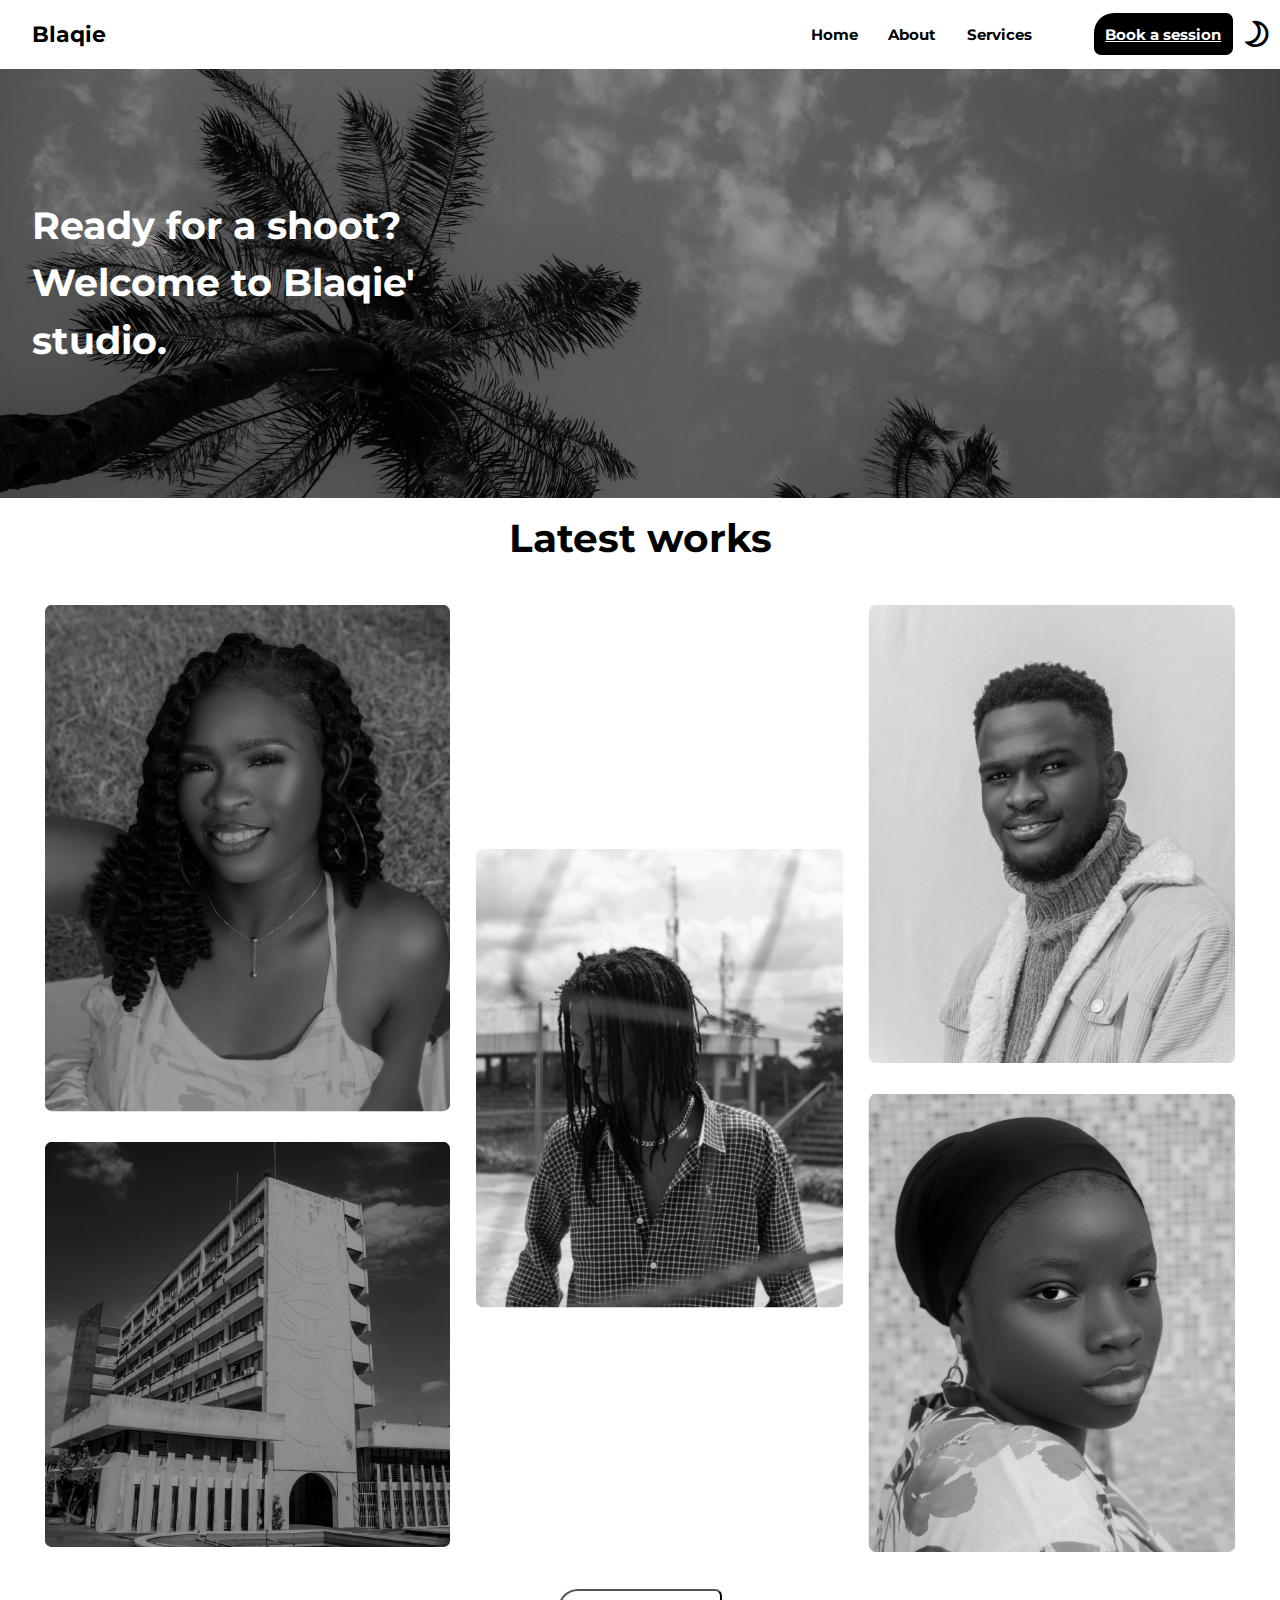
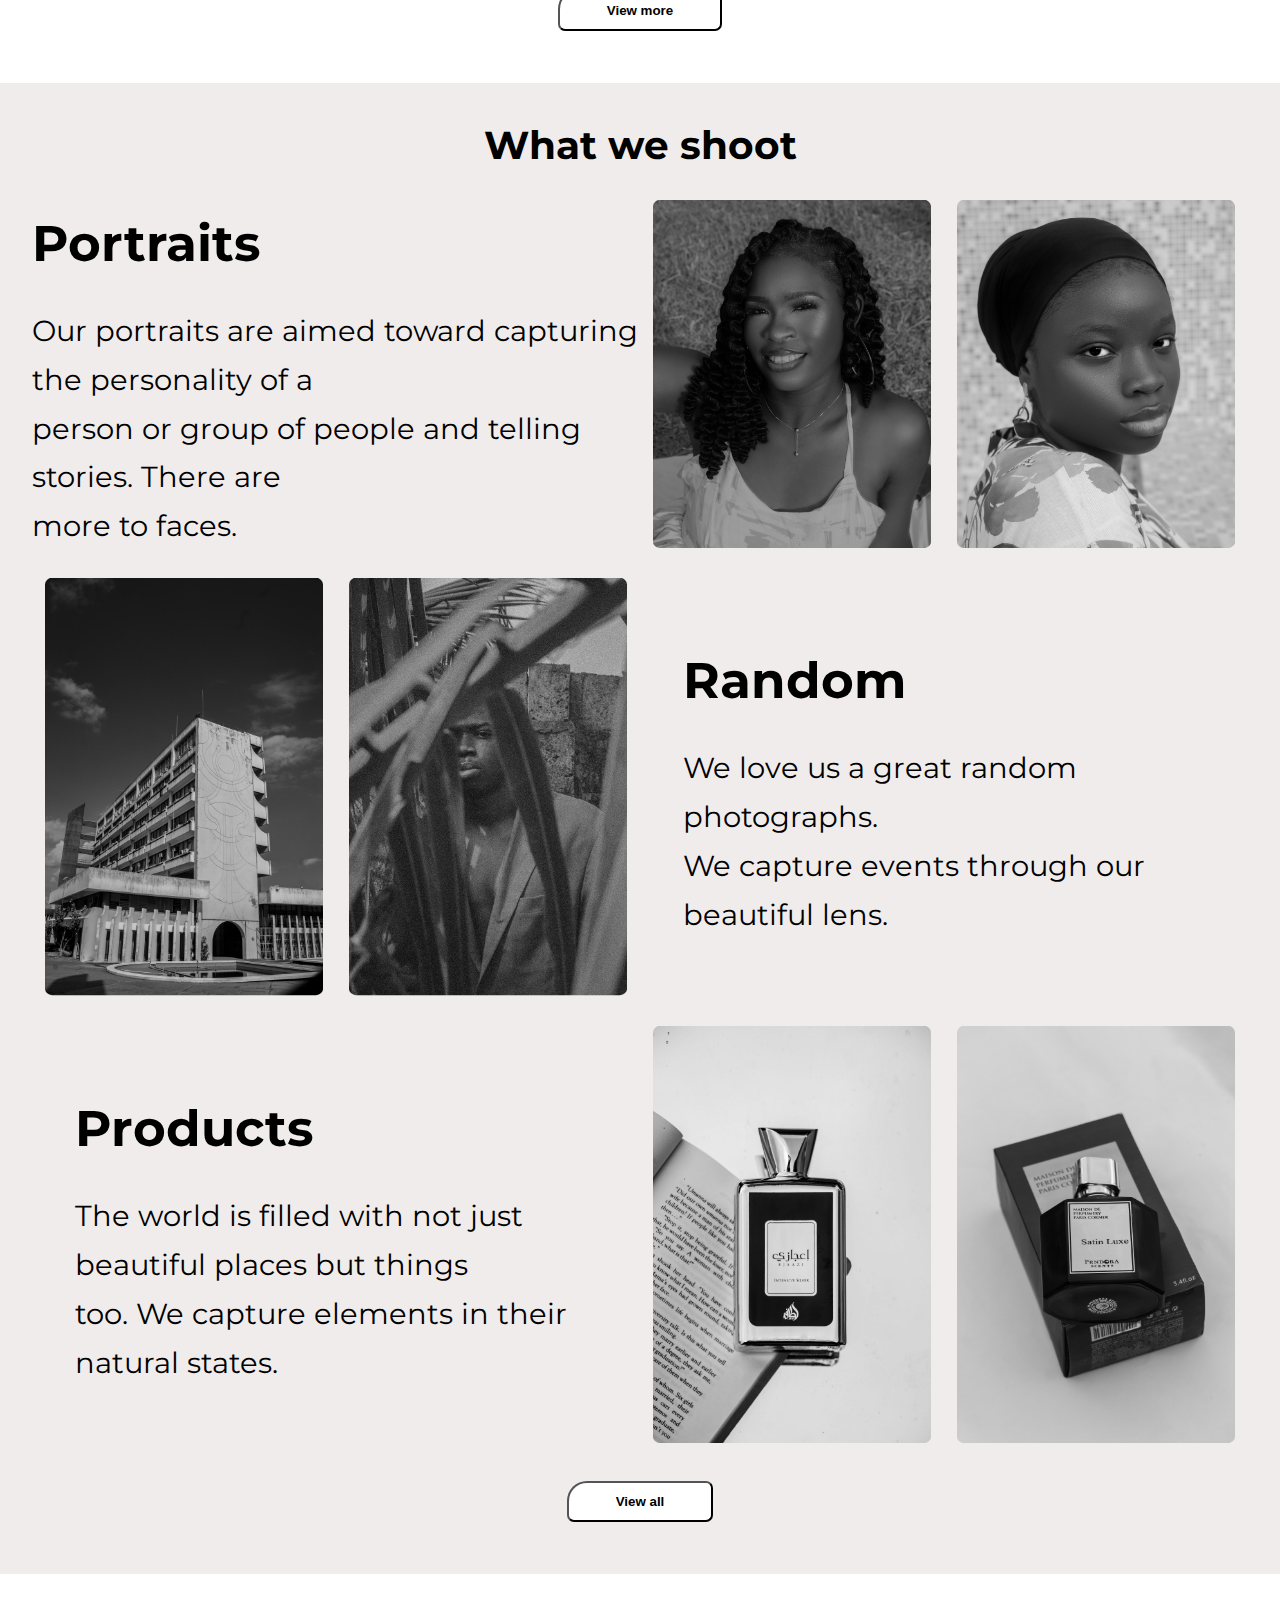
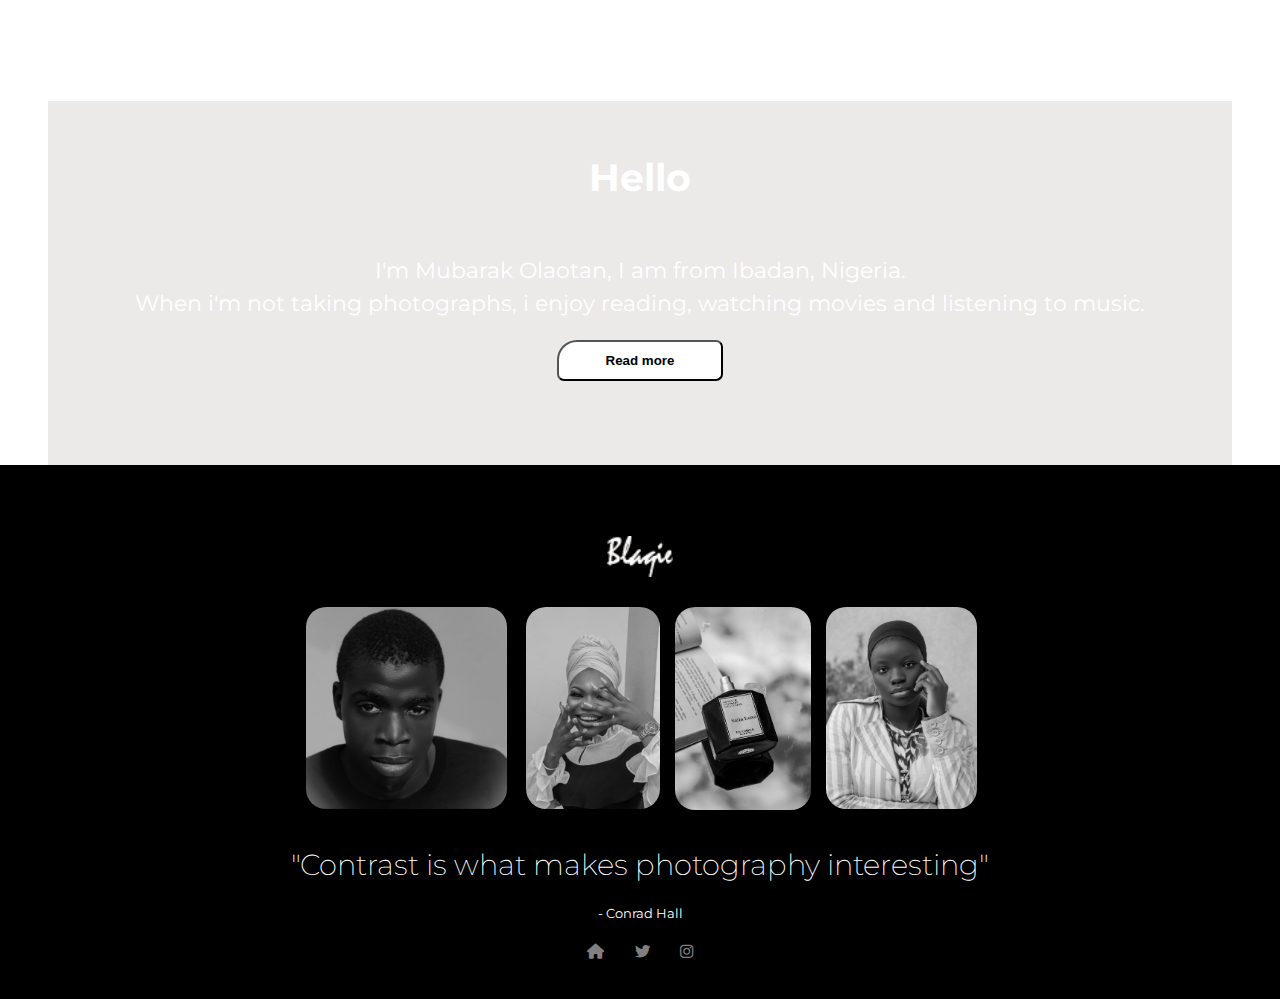
<file: index.html>
<!DOCTYPE html>
<html lang="en">
<head>
    <meta charset="UTF-8">
    <meta http-equiv="X-UA-Compatible" content="IE=edge">
    <meta name="viewport" content="width=device-width, initial-scale=1.0">
    <title>Blaqie Photography</title>


    <!-- Hamburger link -->
    <link rel="stylesheet" href="https://fonts.googleapis.com/css2?family=Material+Symbols+Outlined:opsz,wght,FILL,GRAD@48,200,0,0" />

    <!-- Google font: Monteserat -->
   
    <link rel="preconnect" href="https://fonts.googleapis.com">
    <link rel="preconnect" href="https://fonts.gstatic.com" crossorigin>
    <link href="https://fonts.googleapis.com/css2?family=Montserrat:ital,wght@1,300&display=swap" rel="stylesheet">


    <!-- Animate CSS file -->
  <link rel="stylesheet" href="https://cdnjs.cloudflare.com/ajax/libs/animate.css/4.1.1/animate.min.css">

    <!-- Magnific pop css file -->
    <link rel="stylesheet" href="./Vendor/Magnific-Popup-master/dist/magnific-popup.css">

    <!-- Fontawesome CSS file -->
    <link rel="stylesheet" href="all.min.css">

   <!-- Custom css file -->
    <link rel="stylesheet" href="main.css">

    <!-- Custom JS file -->
    <script src="./js/main.js" defer></script>



</head>
<body id="body">

    <div class="container">
        <div class="navbar">
            <div class="flex">
                <div class="logo">
                    <h3>Blaqie</h3>
                </div>
                <nav id="nav" class="hide">
                    <div class="links" id="links">
                        <li><a id="home" class="links-a" href="#">Home</a></li>
                        <li><a id="about" class="links-a" href="#about">About</a></li>
                        <li><a id="service" class="links-a" href="#services">Services</a></li>
                        <li><a id="contact" class="links-a" href="contact.html">Book a session</a></li>
                        <li class="book-session links-a"><a href="contact.html">Book a session</a></li>
                  </div>
                </nav>
                <div class="sm-link">
                    <span class="menu-icon material-symbols-outlined" onclick="myFunction()">
                        menu
                        </span>
                    <span class="material-symbols-outlined close-icon">
                        close
                        </span>
                
            </div>
            <div class="toggle-theme">
                <i class="fa-regular fa-moon moon-icon" onclick="darkMode()" ></i>
                                  
            </div>
            </div>
            </div>

        <section class="section-1">
            <div class="text">
                <h1 class="animate__animated animate__pulse animate__infinite">Ready for a shoot?</h1>
                <h1>Welcome to <span style="color: rgb(255, 255, 255);">Blaqie'</span></h1>
                <h1>studio.</h1>
            </div>
        </section>

        <section class="section-2">
            <div class="title-text">
                <h3>Latest works</h3>
            </div>
            <div class="work-flex grid">
                <div class="first-frame">
                    <div class="frame-1">
                        <a class="text-popup-link" href="./img/Blaq100 (2).jpg"><img src="img/Blaq100 (2).jpg" alt="" class="first-img"></a>
                    </div>
                    <div class="frame-2">
                        <a class="text-popup-link" href="./img/BLAQ-13 (2).jpg"><img src="./img/BLAQ-13 (2).jpg" alt="" class="first-img"></a>
                    </div>
                </div>
                <div class="second-frame">
                    <div class="frame-1">
                        <a class="text-popup-link" href="./img/IMG_9856-Edit-bw.jpg"><img src="img/IMG_9856-Edit-bw.jpg" alt="" class="first-img"></a>
                    </div>
                </div>
                <div class="third-frame">
                    <div class="frame-1">
                        <a class="text-popup-link" href="./img-2/niyi-crop.jpg"><img src="./img-2/niyi-crop.jpg" alt="" class="first-img"></a>
                    </div>
                    <div class="frame-2">
                        <a class="text-popup-link" href="./img/IMG_9786 (2).jpg"><img src="img/IMG_9786 (2).jpg" alt="" class="first-img"></a>
                    </div>
                </div>
            </div>
            <a target="_blank" href="https://blaqie.mypixieset.com/clients/"><button class="viewmore-btn">
                View more
            </button></a>
         </section>

        <div>
            <section class="section-3" id="services">
                <div class="title-text">
                    <h3>What we shoot</h3>
                </div>
                <div class="categories">
                    <div class="category portrait">
                        <div class="category-flex">
                            <div class="category-text">
                                <div class="category-title"><h3>Portraits</h3></div>
                                <div class="category-main-text">
                                    <p>Our portraits are aimed toward capturing the personality of a <br> person or group of people and telling stories. There are <br> more to faces.</p>
                                </div>
                            </div>
                            <div class="category-images">
                                <div>
                                    <a class="text-popup-link" href="./img/Blaq100 (2).jpg"><img src="img/Blaq100 (2).jpg" alt="" class="first-img"></a>
                                </div>
                                <div>
                                    <a class="text-popup-link" href="img/IMG_9786 (2).jpg"><img src="img/IMG_9786 (2).jpg" alt="" class="first-img"></a>
                                </div>
                            </div>
                        </div>
                    </div>
    
                    <div class="category weddings">
                        <div class="category-flex">
                            <div class="category-images">
                                <div>
                                    <a class="text-popup-link" href="./img-2/OAU.jpg"><img src="./img-2/OAU.jpg" alt="" class="first-img"></a>
                                    
                                </div>
                                <div>
                                    <a class="text-popup-link" href="./img-2/Zeem.jpg"><img src="./img-2/Zeem.jpg" alt="" class="first-img"></a>
                                </div>
                            </div>
    
                            <div class="category-text">
                                <div class="category-title"><h3>Random</h3></div>
                                <div class="category-main-text">
                                    <p>We love us a great random photographs.<br> We capture events through our <br> beautiful lens.</p>
                                </div>
                            </div>
                           
                        </div>
                    </div>
    
                    <div class="category nature">
                        <div class="category-flex">
                            <div class="category-text">
                                <div class="category-title"><h3>Products</h3></div>
                                <div class="category-main-text">
                                    <p>The world is filled with not just beautiful places but things <br> too. We capture elements in their natural states.</p>
                                </div>
                            </div>
                            <div class="category-images">
                                <div>
                                    <a class="text-popup-link" href="img-2/pp.jpg"><img src="img-2/pp.jpg" alt="" class="first-img"></a>
                                </div>
                                <div>
                                    <a class="text-popup-link" href="img-2/x.jpg"><img src="img-2/x.jpg" alt="" class="first-img"></a>
                                </div>
                            </div>
                        </div>
                    </div>
                </div>
               <div class="view-btn">
               <a target="_blank" href="https://blaqie.mypixieset.com/portfolio/"> <button class="viewmore-btn">
                View all
            </button></a>
               </div>
             </section>
        </div>

         <section class="section-4" id="about">
            <div class="about-title">
                    <div class="about-title-text">
                        <h3>About</h3>
                    </div>
                </div>
           <div class="container-flex">
            <div class="about-container">
                
                <div class="about-body">
                    <div class="about-body-header">
                        <h1>Hello</h1>
                    </div>
                    <div class="about-body">
                        <p>I'm Mubarak Olaotan, I am from Ibadan, Nigeria.</p>
                        <p>When i'm not taking photographs, i enjoy reading, watching movies and listening to music.</p><span id="dots"></span><span id="more"><p>I started my photgraphy journey in 2017, using mobile devices as my photography tool.</p>
                        <p>I believe in perfect simplicity and a high will to improve my photography skils, my interests are in Portrait, Events, Landscape and Creative Photography.</p>
                        <p class="para-ending"></p>
                        <p class="blaq">Bb.</p></span>
                        <button onclick="readMore()" id="myBtn">Read more</button>
                        
                    </div>
                </div>
            </div>
           </div>
         </section>

         <footer id="footer">
            <div class="footer-logo-div">
                <img src="img/logo.png" alt="" class="footer-logo">
               </div>
             <div class="wrapper">
                <div class="footer-img-flex">
                    <div><img src="img/Blaq (2).jpg" alt=""></div>
                    <div><img src="./img-2/lade.jpg" alt=""></div>
                    <div><img src="./img-2/pp-3.jpg" alt=""></div>
                    <div><img src="./img-2/reedah.jpg" alt=""></div>
                </div>
             </div>
             <div class="footer-text">
                <h2>"Contrast is what makes photography interesting"</h2>
                <p>- Conrad Hall</p> 
             </div>
             <div class="footer-links">
                <li><a href="#"><i class="fa-solid fa-house"></i></a></li>
                <li><a href="https://twitter.com/blaqboiiii"><i class="fa-brands fa-twitter"></i></a></li>
                <li><a href="https://www.instagram.com/holas_gram/"><i class="fa-brands fa-instagram"></i></a>
                </li>
                    
                   
                    
                
            </div>
          

         </footer>
    </div>

<!-- Jquery JS file -->
<script src="./js/jquery.3.6.1.js"></script>

<!-- Magnific JS file -->
<script src="./Vendor/Magnific-Popup-master/dist/jquery.magnific-popup.min.js"></script>


</body>
</html>
</file>
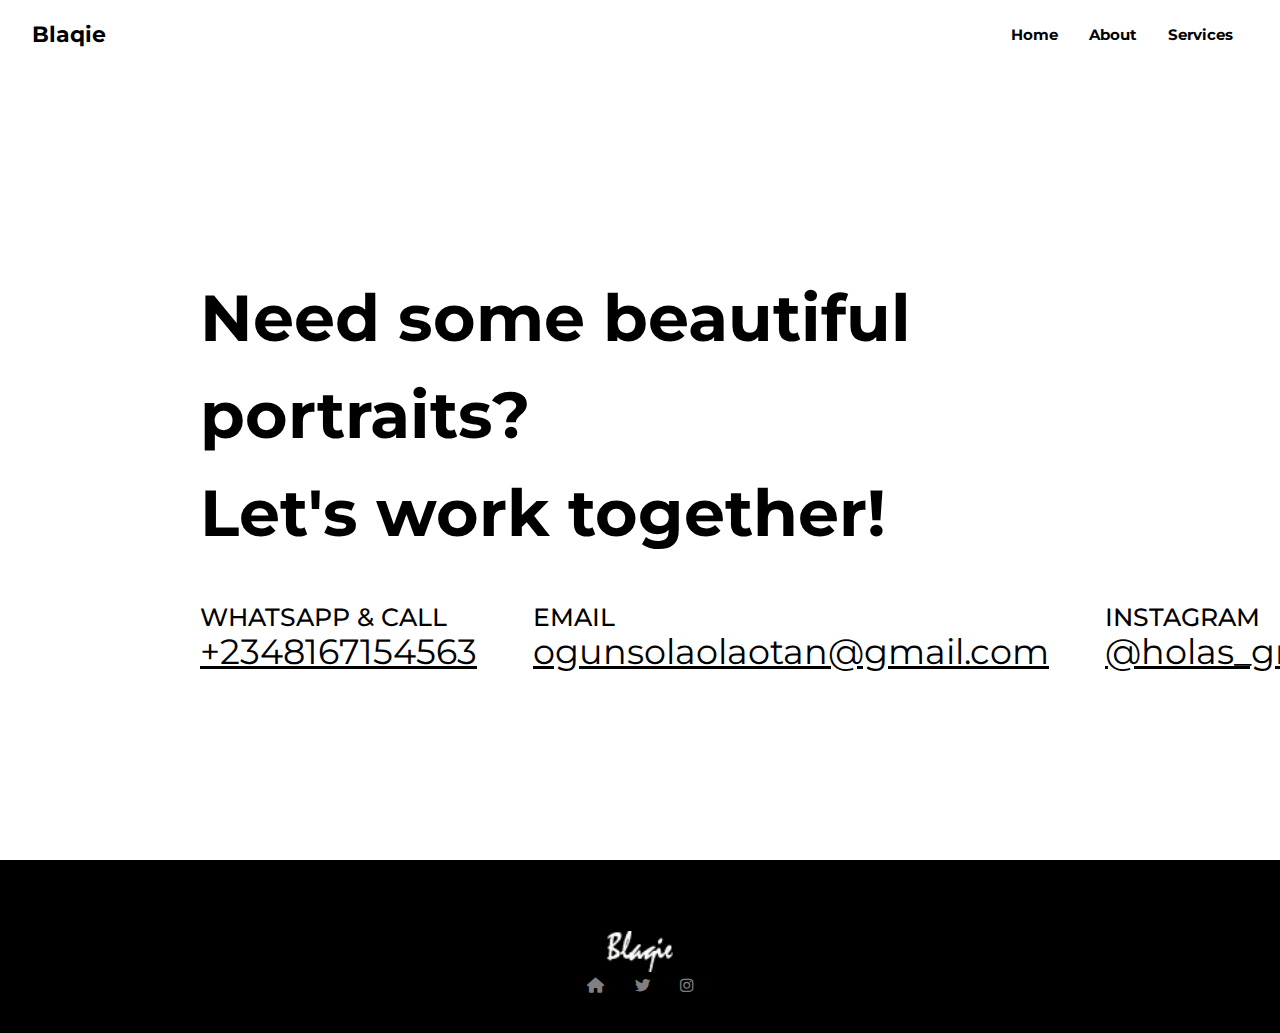
<file: contact.html>
<!DOCTYPE html>
<html lang="en">
<head>
    <meta charset="UTF-8">
    <meta http-equiv="X-UA-Compatible" content="IE=edge">
    <meta name="viewport" content="width=device-width, initial-scale=1.0">
    <title>Book a session</title>


    <!-- Google font links -->
    <link rel="preconnect" href="https://fonts.googleapis.com">
    <link rel="preconnect" href="https://fonts.gstatic.com" crossorigin>
    <link rel="stylesheet" href="https://fonts.googleapis.com/css2?family=Material+Symbols+Outlined:opsz,wght,FILL,GRAD@48,200,0,0" />

    <!-- Google font: Monteserat -->
   <link href="https://fonts.googleapis.com/css2?family=Montserrat:ital,wght@0,400;1,300&display=swap" rel="stylesheet">

   <!-- Fontawesome CSS file -->
   <link rel="stylesheet" href="all.min.css">

    <!-- custom CSS file -->
    <link rel="stylesheet" href="main.css">

    <!-- Custom JS file -->
    <script src="./js/contact.js" defer></script>


</head>
<body id="contact-body">
    
<div class="contact-container">
    <div class="navbar">
        <div class="flex">
            <div class="logo">
                <h3><a id="contact-logo" href="index.html">Blaqie</a></h3>
            </div>
            <nav id="nav" class="hide">
                <div class="links" id="links">
                    <li><a id="home" class="links-a" href="index.html">Home</a></li>
                    <li><a id="about" class="links-a" href="index.html">About</a></li>
                    <li><a id="service" class="links-a" href="index.html">Services</a></li>
                    
              </div>
            </nav>
            <div class="sm-link">
                <span class="menu-icon material-symbols-outlined" onclick="myFunction()">
                    menu
                    </span>
                <span class="material-symbols-outlined close-icon">
                    close
                    </span>
             </div>
        </div>
        </div>

    <section class="hero-section">
        <div class="hero-text">
            <h1>Need some beautiful portraits?</h1>
            <h1>Let's work together!</h1>
        </div>

        <div class="hero-contacts">
           <div class="contact-grid">
            <div class="contact-flex">
                <div class="contact-heading">
                    <h4>WHATSAPP & CALL</h4>
                    <div class="contact-info">
                    <p><a id="whatsapp" href="tel:+2348167154563">+2348167154563</a></p>
                </div>
                </div>
                
                <div class="contact-heading">
                    <h4>EMAIL</h4>
                    <div class="contact-info">
                    <p><a id="mail" href="mailto: ogunsolaolaotan@gmail.com">ogunsolaolaotan@gmail.com</a></p>
                </div>
                </div>
                
                <div class="contact-heading">
                    <h4>INSTAGRAM</h4>
                    <div class="contact-info">
                    <p><a id="instagram" class="insta" href="https://www.instagram.com/holas_gram/">@holas_gram</a></p>
                </div>
                </div>
                
            </div>
           </div>
        </div>
    </section>

</div>

<footer id="footer">
    <div class="footer-logo-div">
        <a href="index.html"><img src="img/logo.png" alt="" class="footer-logo"></a>
       </div>
     <div class="footer-links">
        <li><a href="#"><i class="fa-solid fa-house"></i></a></li>
        <li><a href="https://twitter.com/blaqboiiii"><i class="fa-brands fa-twitter"></i></a></li>
        <li><a href="https://www.instagram.com/holas_gram/"><i class="fa-brands fa-instagram"></i></a>
        </li> 
    </div>
 </footer>


</body>
</html>
</file>
<file: main.css>
:root {
    --logo-font : ;
    --links-font : 1em;
    --h1-font : 3em; 
    --line-height-h1 : 1.5;
    --h2-font : 2.25em;
    --h3-font : 1.75em;
    --headings : ;
    --main-text-font :1em ;
    --main-text-line-height : 1.375em;

    --logo-font-mb : ;
    --links-font-mb : 1em;
    --h1-font-mb : 2.2em;
    --line-height-h1-mb: 1.35em;
    --h2-font-mb : 1.625em;
    --h3-font-mb: 1.6em;
    --headings-mb : ;
    --main-text-mb : 1em;
    --main-text-height-mb : 1.25em;

    --font-family : 'Source Sans Pro', sans-serif;

}


*{
    box-sizing: border-box;
    margin: 0;
    padding: 0;
}



/* ...fonts... */

h1 {
    font-size: var(--h1-font);
    line-height: var(--line-height-h1);
}

h2 {
    font-size: var(--h2-font);
}

h3 {
    font-size: var(--h3-font);
}


/* ..End of fonts */

img {
    border-radius: 20px;
}


body {
    font-family: 'Montserrat', sans-serif;
    font-size: .8em;
    line-height: var( --main-text-line-height);
    overflow-x: hidden;
}


.logo a {
    color: black;
    text-decoration: none;
}

.container {
    position: relative;
}

.flex {
    display: flex;
    justify-content: space-between;
    padding: 2em 2.5em;
}

.sm-link {
    display: none;
}

.menu-icon {
    font-weight: 700;
}

.close-icon {
    display: none;
}

.links {
    display: flex;
    list-style: none;
    font-size: 1.2em;
    font-weight: 700;
}

.links li {
    padding: 0 1em;
}

.links-a {
    text-decoration: none;
    color: black;
}

.links a:hover {
    color: rgb(199, 190, 190);
}

#contact {
    display: none;
}

.book-session a {
    background-color: black;
    color: white;
    padding: .75em;
    border-radius: 7px;
    border-top-left-radius: 20px;
    transition: all .5s ease-out;
}

.book-session a:hover {
    background-color: rgb(255, 255, 255);
    border: 1px solid black;
    color: black;
}

button {
    background-color: white;
    color: black;
    padding: .85em 3.5em;
    margin: 1.5em 0;
    border-radius: 7px;
    border-top-left-radius: 20px;
    font-weight: bolder;
    cursor: pointer;
    transition: all .3s ease-in;
}

button:hover {
    background-color: black;
    color: white;
}

.toggle-theme {
    position: absolute;
    top: 27px;
    right: 10px;
    cursor: pointer;
}

.moon-icon {
    font-size: 30px;
    transform: rotate(-140deg);
    position: relative;
    top: -8px;
}

.moon-icon:hover {
    color: rgb(199, 190, 190);
}

.section-1 {
    background: url(img/11\ \(2\).jpg);
    background-size: cover;
    background-attachment: fixed;
    padding: 10em 0;
    line-height: 2;
    color: white;
    overflow: hidden;
}

.section-1 .text {
    margin-left: 2.5em;
}

.section-2 {
    text-align: center;
    margin: 2.5em;
}

.title-text {
    margin-bottom: 2em;
    margin-top: 1em;
    text-align: center;
    font-size: var(--h3-font);
}

.section-2 img {
    max-width: 100%;
    padding: 1em;
}

.second-frame {
    display: flex;
    flex-direction: column;
    justify-content: center;
    align-items: center;
}

.work-flex {
    display: flex;
}

.section-2 .grid a:hover img{
    filter: brightness(1.1) drop-shadow(1px 8px 30px #b8b4b4);
}


.section-3 {
    background: rgb(240, 236, 236);
    padding: 2.5em;
}


.section-3 .title-text {
    margin-top: 1em;
    margin-bottom: 2rem;
    text-align: center;
}

.category-flex {
    display: grid;
    grid-template-columns: repeat(2, 50%)
}


.category-text {
    display: flex;
    flex-direction: column;
    justify-content: center;
    line-height: 1.7;
    font-size: var(--h2-font);
}


.weddings .category-text, 
.nature .category-text {
    padding: 0 1.5em;
}


.category-title {
    padding-bottom: .7em;
}


.section-3 img {
    width: 100%;
    padding: 1em;
    object-fit: scale-down;
}


.category-images {
    display: flex;
}


.section-3 .category-images a:hover img{
    filter: brightness(1.1) drop-shadow(1px 8px 30px #b8b4b4);
}


.view-btn {
    text-align: center;
}

/* Start About Me*/


section.section-4 {
    background: url(./img/Screenshot\ 2022-04-10\ 001632.png) no-repeat;
    background-size: cover;
    background-attachment: fixed;
    color: white;
    text-align: center;
}


.about-title-text {
    margin-bottom: 2em;
    padding-top: 4rem;
    text-align: center;
    font-size: var(--h3-font);
    color: white;
}


.about-container {
    background-color: #9283832d;
    margin-left: 3rem;
    margin-right: 3rem;
}

.about-body-header {
    padding: 1rem;
}

.about-body {
    padding: 2rem 1rem; 
}

.about-body p {
    font-size: 1.7em;
    line-height: 1.5;
    font-weight: normal;
}

.blaq {
    margin-top: 2rem;
}

#more {display: none;}

/*End About*/


footer {
    text-align: center;
    background: black;
    color: rgb(88, 88, 88);
    padding: 3em;
}

.wrapper {
    margin: 2em 20em;
}


footer img {
    width: 90%;
}

.footer-img-flex {
    display: flex;
}


.footer-links {
    display: flex;
    list-style: none;
    font-size: 1.2em;
    justify-content: center;
    font-weight: 500;
}

.footer-links li {
    padding: 0 1em;
}


.footer-links a{
    text-decoration: none;
    color: grey; 
}

.footer-links a:hover {
    color: rgb(255, 255, 255);
}

.footer-text {
    color: white;
    margin-bottom: 20px;
    margin-top: 30px;
    line-height: 1.4;
}

.footer-text h2{
    font-weight: 200;
}

.footer-text p{
    padding-top: 20px;
}


.footer-logo {
    width: 100px;
    margin-top: 2rem;
}




/* Start Contact Section */

.hero-section {
    margin: 200px 200px;
}

.contact-flex {
    display: flex;
    
}

.contact-heading {
    margin-top: 3rem;
    margin-right: 3.5rem;
}

.hero-section .hero-text h1{
    font-size: 65px;
}

.contact-heading h4 {
    font-size: 25px;
    font-weight: 500;
}

.contact-info {
    margin-top: 1rem;
}

.contact-info p {
    font-size: 35px;
    font-weight: 400;
    text-decoration: underline;
}

.contact-info a{
    color: black;
}

.contact-info p a:hover{
    color: rgb(141, 136, 136);}


/* End Contact Section */

/* Start Dark Mode */

.dark-body {
    /* background: url(img/Blaq-40.jpg); */
    background-color: rgb(1, 1, 7);
    background-attachment: fixed;
    color: white;
    font-family: 'Montserrat', sans-serif;
    font-size: .8em;
    line-height: var( --main-text-line-height);
    transition: all .2s ease-in;
}

.dark-section-3 {
    background: rgba(240, 236, 236, 0.24);
    padding: 2.5em;
}

.dark-category-text {
    font-size: .7em;
    line-height: 1;
    color: black;
}


.dark-li-a {
    text-decoration: none;
    color:white
}

/* End Dark Mode */




/* Media Queries */


@media only screen and (max-width: 600px) {
    
    h1 {
        font-size: var(--h1-font-mb);
        line-height: var(--line-height-h1-mb);
    }
    
    h2 {
        font-size: var(--h2-font-mb);
    }
    
    h3 {
        font-size: var(--h3-font-mb);
        line-height: 1em;
    }

    p {
        font-size: 1.7em;
        line-height: var(--main-text-line-height);
    }
   

    .footer-links li {
        padding: .4em ;
    }

    .footer-img-flex {
        display: none;
    }

    button {
        padding: .6em 1.5em;
    }

    .work-flex {
        display: flex;
        flex-direction: column;
    }

    .category-flex {
        display: block;
    }

    .section-3 .portrait {
        border-bottom: 1px solid rgb(43, 42, 42);
       
    }

    .section-3 .nature {
        border-top: 1px solid rgb(43, 42, 42);
        margin-top: 1rem;
        padding-top: .5rem;
    }

    .about-body p {
        font-size: .9em;
        line-height: 1.5;
        font-weight: normal;  
    }

    .about-container {
        margin: 1rem 1rem 0 1rem;
    }

    .footer-logo {
        width: 60px;
        margin-top: 2rem;
    }

    .moon-icon {
        font-size: 15px;
        transform: rotate(-140deg);
    }

    .category-text .category-title h3 {
        font-size: 2.5em;
    }

    .section-3 .title-text {
        margin-top: 0;
    }

}



@media only screen and (max-width: 768px) {
   
    body {
        font-family: 'Montserrat', sans-serif;
        background-attachment: fixed;
        color: black;
    }

    .category-text {
        font-size: .7em;
        line-height: 1;
        color: black;
    }

    .section-3 {
        background: rgba(240, 236, 236, 0.24);
        padding: 2.5em;
    }


    .links {
        display: none;
        padding-top: 70px;
        padding-left: 50px;
     }
 
 
    .links li {
         padding: 0;
         color: black;
         padding: 5px 0;
    }
 

    .book-session a {
       display: none;
    }

    #contact {
        display: block;
    }
 
    .sm-link {
         display: block;
         position: relative;
         bottom: 0px;
         cursor: pointer;
     }

 .moon-icon {
        font-size: 20px;
        transform: rotate(-140deg);
        position: relative;
        top: 0px;
    }


    /* Start nav mobile */

    nav {
        width: 100%;
        height: 100vh;
        background-color: #000000;
        display: flex;
        flex-direction: column;
        justify-content: center;
        position: fixed;
        top: 0;
        left: 0;
   }

    .hide {
        visibility: hidden;
    }

    /* End nav mobile */


    /* Start Contact Section */

    
    .hero-section {
        margin-left: 2rem;
        margin-right: 2rem;
        margin-top: 5rem;
        margin-bottom: 3rem;
    }

    .hero-text {
        margin-top: 3rem;
    }

    .contact-flex {
        display: flex;
        flex-direction: column;
        
    }

    .contact-heading {
        margin-top: 1rem;
        margin-right: .5rem;
    }

    .hero-section .hero-text h1{
        font-size: 30px;
    }

    .hero-contacts {
        margin-top: 3rem;
    }

    .contact-heading h4 {
        font-size: 10px;
        font-weight: 300;
    }

    .contact-info {
        margin-top: 0;
    }

    .contact-info p {
        font-size: 15px;
        font-weight: 200;
        text-decoration: underline;
    }


    .contact-info p a:hover{
        color: rgb(141, 136, 136);}


    /* End Contact Section */

}




@media only screen and (min-width: 601px) and (max-width: 1200px) {
    h1 {
        font-size: 2.5em;
        line-height: 1.3;
    }

    h2 {
        font-size: 1.9em;
    }

    h3 {
        font-size: 1.5em;
    }

    .category-text {
        font-size: 1.1em;
    }

    .category-text .category-main-text p{
        line-height: 1.5;
    }

    .footer-img-flex {
        display: none;
    }
}
</file>
